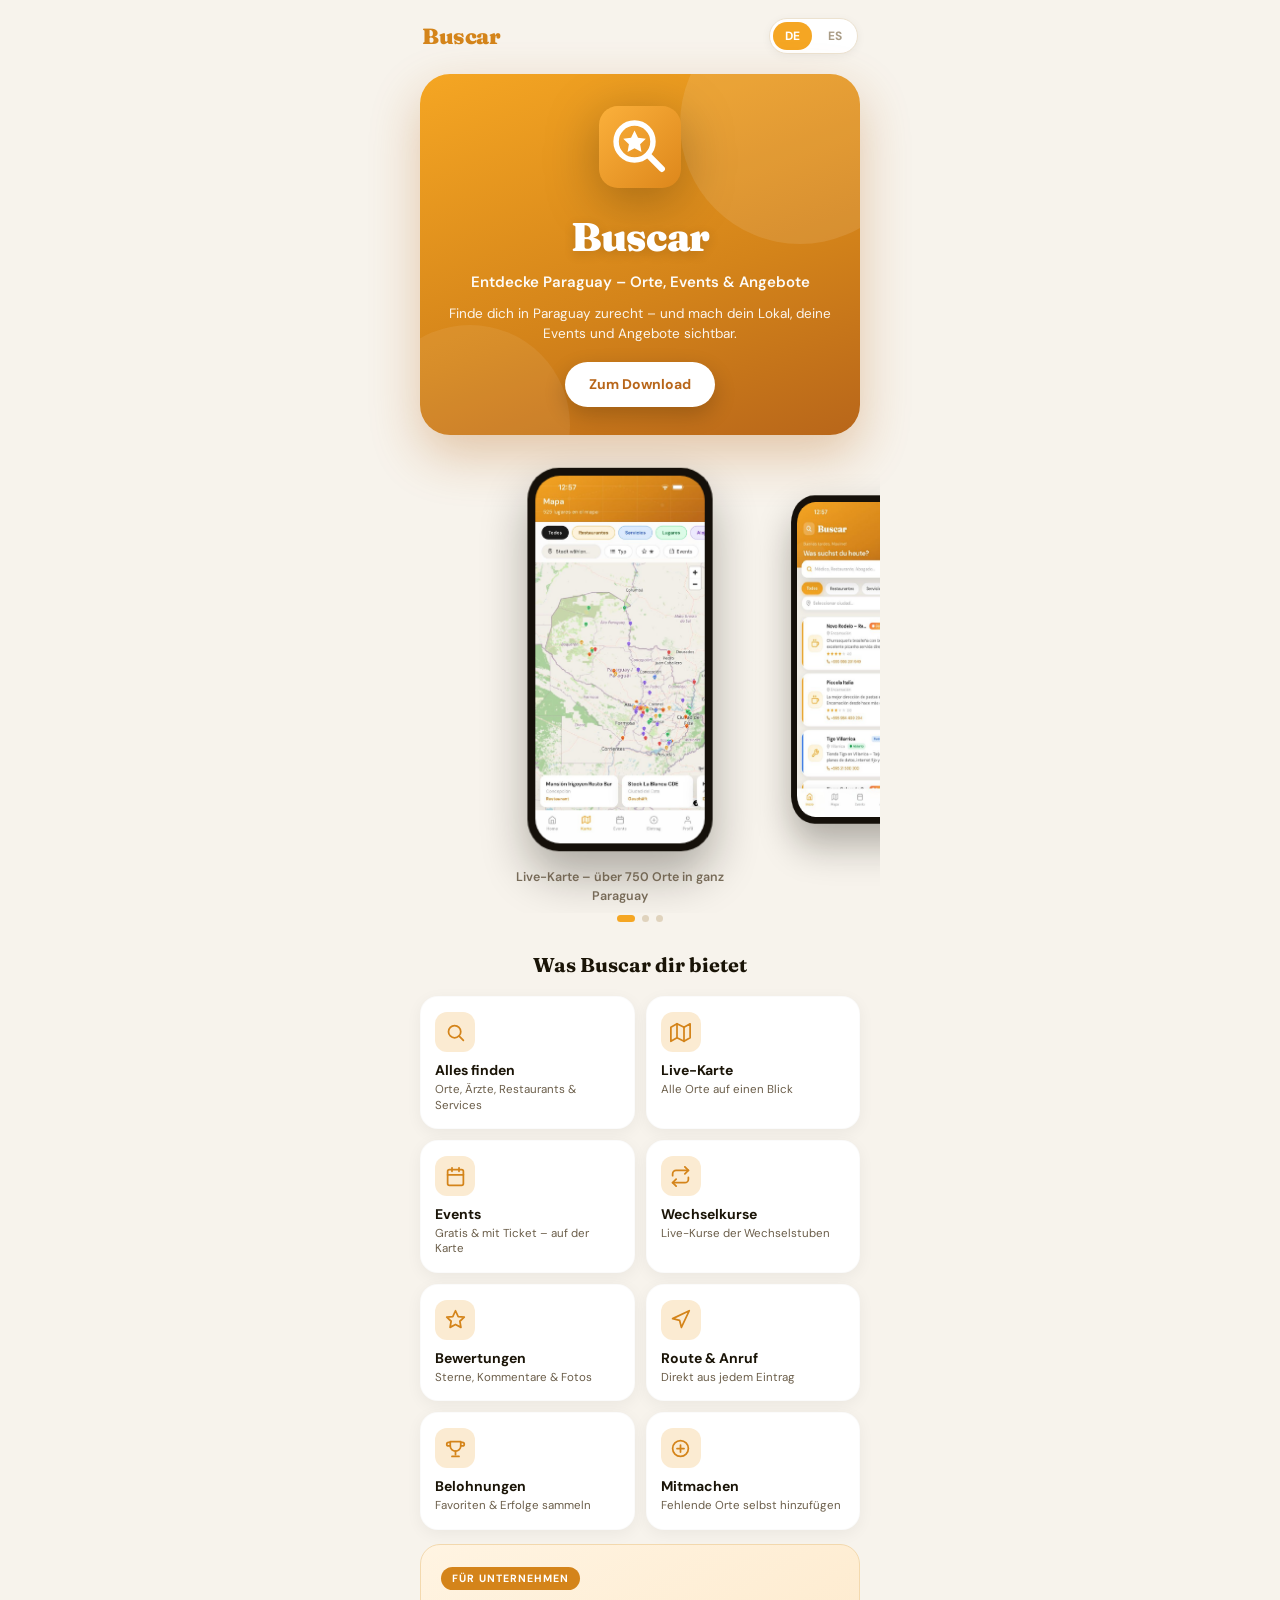
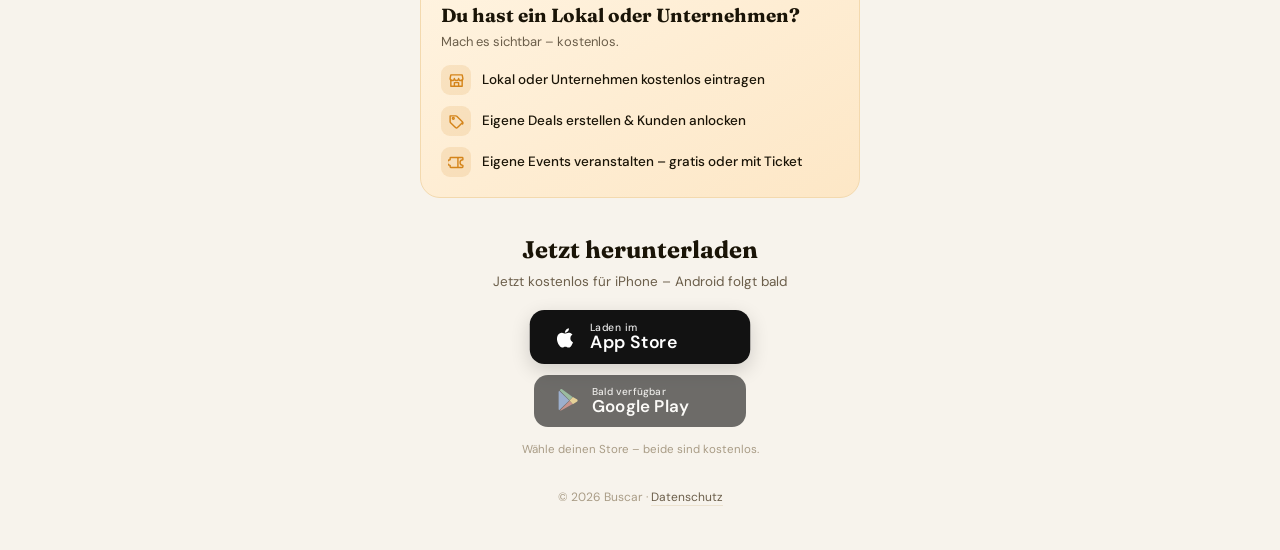
<file: landing/index.html>
<!DOCTYPE html>
<html lang="de">
<head>
<meta charset="UTF-8">
<meta name="viewport" content="width=device-width, initial-scale=1.0, viewport-fit=cover">
<title>Buscar – Paraguay entdecken</title>
<meta name="description" content="Buscar – Entdecke Paraguay: Live-Karte mit Orten, Ärzten, Restaurants, Events, Deals & Live-Wechselkursen. Für Nutzer und Unternehmen. Jetzt im App Store und bei Google Play.">
<meta name="theme-color" content="#F5A623">
<meta property="og:title" content="Buscar – Paraguay entdecken">
<meta property="og:description" content="Live-Karte, Orte, Events, Deals & Wechselkurse – für Nutzer und Unternehmen.">
<meta property="og:type" content="website">
<meta property="og:image" content="icon-512.png">
<link rel="icon" href="favicon.ico" sizes="any">
<link rel="icon" type="image/png" sizes="32x32" href="favicon-32.png">
<link rel="apple-touch-icon" href="apple-touch-icon.png">
<link rel="preconnect" href="https://fonts.googleapis.com">
<link rel="preconnect" href="https://fonts.gstatic.com" crossorigin>
<link href="https://fonts.googleapis.com/css2?family=Fraunces:wght@600;700;900&family=DM+Sans:wght@400;500;600;700&display=swap" rel="stylesheet">
<style>
  :root{
    --yellow:#F5A623; --yellow-dark:#D4841A; --yellow-deep:#B8661A;
    --bg:#F7F3EC; --card:#FFFFFF; --text-1:#1A1407; --text-2:#6B5E4A; --text-3:#A99C86; --line:#ECE2D0;
  }
  *,*::before,*::after{box-sizing:border-box;margin:0;padding:0}
  html{-webkit-text-size-adjust:100%;scroll-behavior:smooth}
  body{font-family:'DM Sans',-apple-system,sans-serif;background:var(--bg);color:var(--text-1);line-height:1.5;-webkit-font-smoothing:antialiased;overflow-x:hidden}
  .wrap{max-width:480px;margin:0 auto;padding:0 20px 44px;position:relative}

  .topbar{display:flex;align-items:center;justify-content:space-between;padding:18px 2px 8px}
  .brand-mini{font-family:'Fraunces',serif;font-weight:900;font-size:22px;color:var(--yellow-dark);letter-spacing:-0.5px}
  .lang{display:flex;gap:4px;background:#fff;border:1px solid var(--line);border-radius:999px;padding:3px;box-shadow:0 2px 10px rgba(0,0,0,.05)}
  .lang button{border:none;background:transparent;font-family:'DM Sans',sans-serif;font-weight:700;font-size:12px;color:var(--text-3);padding:6px 12px;border-radius:999px;cursor:pointer;transition:.15s}
  .lang button.active{background:var(--yellow);color:#fff}

  .hero{position:relative;margin-top:12px;border-radius:30px;padding:32px 26px 28px;text-align:center;color:#fff;overflow:hidden;
        background:linear-gradient(160deg,#F5A623 0%,#D4841A 58%,#B8661A 100%);box-shadow:0 20px 50px rgba(184,102,26,.32)}
  .hero::before{content:'';position:absolute;top:-70px;right:-60px;width:240px;height:240px;border-radius:50%;background:rgba(255,255,255,.10)}
  .hero::after{content:'';position:absolute;bottom:-90px;left:-50px;width:200px;height:200px;border-radius:50%;background:rgba(255,255,255,.07)}
  .app-icon{width:82px;height:82px;position:relative;z-index:1;filter:drop-shadow(0 12px 26px rgba(0,0,0,.28))}
  .app-name{font-family:'Fraunces',serif;font-weight:900;font-size:40px;letter-spacing:-1px;margin-top:12px;position:relative;z-index:1;text-shadow:0 3px 12px rgba(0,0,0,.14)}
  .tagline{font-size:15px;font-weight:600;opacity:.97;margin-top:4px;position:relative;z-index:1}
  .lead{font-size:13.5px;opacity:.92;margin-top:10px;position:relative;z-index:1}
  .hero-cta{display:inline-flex;align-items:center;gap:8px;margin-top:18px;background:#fff;color:var(--yellow-deep);font-weight:700;font-size:14px;padding:12px 24px;border-radius:999px;text-decoration:none;box-shadow:0 8px 22px rgba(0,0,0,.20);position:relative;z-index:1;transition:transform .15s}
  .hero-cta:active{transform:scale(.96)}
  .hero-cta svg{width:15px;height:15px;stroke:currentColor;stroke-width:2.5;fill:none;stroke-linecap:round;stroke-linejoin:round}

  /* Coverflow-Karussell */
  .carousel{display:flex;overflow-x:auto;scroll-snap-type:x mandatory;perspective:1100px;
            padding:22px calc(50% - 120px) 8px;scroll-padding-inline:calc(50% - 120px);margin:8px -20px 0;scrollbar-width:none;-ms-overflow-style:none}
  .carousel::-webkit-scrollbar{display:none}
  .cslide{flex:0 0 240px;scroll-snap-align:center;display:flex;flex-direction:column;align-items:center}
  .cphone{width:188px;background:#15100a;border-radius:32px;padding:8px;box-shadow:0 24px 48px rgba(20,16,7,.32);transition:transform .08s linear;will-change:transform}
  .cphone img{display:block;width:100%;border-radius:25px;aspect-ratio:945/2048;object-fit:cover}
  .ccap{margin-top:14px;font-size:12.5px;font-weight:600;color:var(--text-2);text-align:center;max-width:230px;transition:opacity .2s;min-height:34px}
  .cdots{display:flex;justify-content:center;gap:7px;margin-top:2px}
  .cdots i{width:7px;height:7px;border-radius:50%;background:#E0D3BD;transition:.2s}
  .cdots i.on{background:var(--yellow);width:18px;border-radius:4px}

  .sec-title{font-family:'Fraunces',serif;font-weight:700;font-size:20px;color:var(--text-1);text-align:center;margin:28px 0 16px}

  .grid{display:grid;grid-template-columns:1fr 1fr;gap:11px}
  .tile{background:var(--card);border-radius:18px;padding:15px 14px;box-shadow:0 4px 16px rgba(0,0,0,.05);border:1px solid rgba(0,0,0,.015)}
  .tile .ic{width:40px;height:40px;border-radius:12px;display:flex;align-items:center;justify-content:center;background:#FBEBD2;margin-bottom:10px}
  .tile .ic svg{width:21px;height:21px}
  .tile .t{font-size:14px;font-weight:700;color:var(--text-1);line-height:1.2}
  .tile .s{font-size:11.5px;color:var(--text-2);margin-top:3px;line-height:1.35}
  svg.i{fill:none;stroke:var(--yellow-dark);stroke-width:2;stroke-linecap:round;stroke-linejoin:round}

  .biz{margin-top:14px;border-radius:20px;padding:20px;background:linear-gradient(150deg,#FFF4E2,#FDE7C6);border:1px solid #F3D9AE}
  .biz-tag{display:inline-block;font-size:10.5px;font-weight:700;letter-spacing:1px;text-transform:uppercase;color:#fff;background:var(--yellow-dark);border-radius:999px;padding:4px 11px}
  .biz-head{font-family:'Fraunces',serif;font-weight:700;font-size:19px;color:var(--text-1);margin-top:11px}
  .biz-sub{font-size:13px;color:var(--text-2);margin-top:2px}
  .biz-points{margin-top:14px;display:flex;flex-direction:column;gap:11px}
  .biz-row{display:flex;align-items:center;gap:11px;font-size:13.5px;font-weight:500;color:var(--text-1)}
  .biz-row .ic{width:30px;height:30px;border-radius:9px;background:rgba(212,132,26,.14);display:flex;align-items:center;justify-content:center;flex-shrink:0}
  .biz-row .ic svg{width:17px;height:17px}

  .dl{margin-top:34px;text-align:center;scroll-margin-top:14px}
  .dl-title{font-family:'Fraunces',serif;font-weight:700;font-size:24px;color:var(--text-1)}
  .dl-sub{font-size:13.5px;color:var(--text-2);margin-top:4px}
  .badges{display:flex;flex-direction:column;align-items:center;gap:12px;margin-top:18px}
  .store-btn{display:inline-flex;align-items:center;gap:11px;background:#121212;border-radius:14px;padding:11px 22px;min-width:212px;text-decoration:none;transition:transform .15s, filter .15s;box-shadow:0 6px 18px rgba(0,0,0,.16)}
  .store-btn:active{transform:scale(.97)}
  .store-btn .logo{width:25px;height:25px;flex-shrink:0}
  .store-btn .txt{display:flex;flex-direction:column;line-height:1.12;text-align:left;color:#fff}
  .store-btn .txt small{font-size:10px;font-weight:500;opacity:.9;letter-spacing:.2px}
  .store-btn .txt b{font-size:17px;font-weight:600;letter-spacing:.2px}
  .store-btn.dim{filter:opacity(.68)}
  .store-btn.primary{transform:scale(1.04)}
  .store-btn.soon{filter:grayscale(.5);opacity:.6;pointer-events:none;cursor:default;box-shadow:none}
  .badge-note{font-size:11.5px;color:var(--text-3);margin-top:14px}

  footer{text-align:center;margin-top:30px;font-size:12px;color:var(--text-3)}
  footer a{color:var(--text-2);text-decoration:none;border-bottom:1px solid var(--line)}
</style>
</head>
<body>
<div class="wrap">

  <div class="topbar">
    <div class="brand-mini">Buscar</div>
    <div class="lang" role="group" aria-label="Sprache / Idioma">
      <button id="btn-de" class="active" onclick="setLang('de')">DE</button>
      <button id="btn-es" onclick="setLang('es')">ES</button>
    </div>
  </div>

  <section class="hero">
    <svg class="app-icon" viewBox="0 0 120 120" xmlns="http://www.w3.org/2000/svg" aria-label="Buscar">
      <defs><linearGradient id="ig" x1="0" y1="0" x2="1" y2="1">
        <stop offset="0" stop-color="#FBB03B"/><stop offset="1" stop-color="#DD871B"/></linearGradient></defs>
      <rect width="120" height="120" rx="28" fill="url(#ig)"/>
      <circle cx="52" cy="52" r="27" fill="none" stroke="#fff" stroke-width="8"/>
      <line x1="72" y1="72" x2="92" y2="92" stroke="#fff" stroke-width="9" stroke-linecap="round"/>
      <path d="M52 36 l5.1 10.3 11.4 1.6 -8.3 8 2 11.3 -10.2-5.4 -10.2 5.4 2-11.3 -8.3-8 11.4-1.6z" fill="#fff"/>
    </svg>
    <div class="app-name">Buscar</div>
    <div class="tagline" data-i18n="tagline">Entdecke Paraguay – Orte, Events &amp; Angebote</div>
    <div class="lead" data-i18n="lead">Finde dich in Paraguay zurecht – und mach dein Lokal, deine Events und Angebote sichtbar.</div>
    <a class="hero-cta" href="#dl" data-i18n="cta">Zum Download <svg viewBox="0 0 24 24"><polyline points="6 9 12 15 18 9"/></svg></a>
  </section>

  <div class="carousel" id="carousel">
    <div class="cslide"><div class="cphone"><img src="map.jpg" alt="Live-Karte" loading="lazy"></div><div class="ccap" data-cap="0"></div></div>
    <div class="cslide"><div class="cphone"><img src="home.jpg" alt="Suchen" loading="lazy"></div><div class="ccap" data-cap="1"></div></div>
    <div class="cslide"><div class="cphone"><img src="events.jpg" alt="Events" loading="lazy"></div><div class="ccap" data-cap="2"></div></div>
  </div>
  <div class="cdots" id="cdots"><i class="on"></i><i></i><i></i></div>

  <div class="sec-title" data-i18n="sec_title">Was Buscar dir bietet</div>
  <div class="grid" id="grid-users"></div>

  <div class="biz">
    <span class="biz-tag" data-i18n="biz_tag">Für Unternehmen</span>
    <div class="biz-head" data-i18n="biz_head">Du hast ein Lokal oder Unternehmen?</div>
    <div class="biz-sub" data-i18n="biz_sub">Mach es sichtbar – kostenlos.</div>
    <div class="biz-points" id="biz-points"></div>
  </div>

  <section class="dl" id="dl">
    <div class="dl-title" data-i18n="dl_title">Jetzt herunterladen</div>
    <div class="dl-sub" data-i18n="dl_sub">Kostenlos für iPhone und Android</div>
    <div class="badges">
      <a class="store-btn" id="appstore" href="https://apps.apple.com/app/id6770427542" aria-label="App Store">
        <svg class="logo" viewBox="0 0 24 24" aria-hidden="true"><path fill="#fff" d="M16.36 12.78c-.02-2.3 1.88-3.4 1.96-3.46-1.07-1.56-2.73-1.78-3.32-1.8-1.41-.14-2.76.83-3.48.83-.72 0-1.82-.81-3-.79-1.54.02-2.96.9-3.75 2.28-1.6 2.78-.41 6.89 1.15 9.15.76 1.1 1.67 2.34 2.86 2.3 1.15-.05 1.58-.74 2.97-.74 1.39 0 1.78.74 3 .72 1.24-.02 2.02-1.12 2.78-2.23.88-1.28 1.24-2.52 1.26-2.58-.03-.01-2.41-.93-2.43-3.68z M14.08 6.27c.64-.78 1.07-1.85.95-2.93-.92.04-2.03.61-2.69 1.38-.59.69-1.11 1.79-.97 2.85 1.02.08 2.07-.52 2.71-1.3z"/></svg>
        <span class="txt"><small data-i18n="as_small">Laden im</small><b>App Store</b></span>
      </a>
      <a class="store-btn soon" id="gplay" aria-label="Google Play – bald verfügbar">
        <svg class="logo" viewBox="0 0 24 24" aria-hidden="true">
          <path fill="#34A853" d="M3.7 2.3 13 11.7l3-3L5.8 1.2C5.1.8 4.3.9 3.7 2.3z"/>
          <path fill="#FBBC04" d="m16.2 8.7 3.8 2.2c1 .6 1 1.8 0 2.4l-3.9 2.2L13 12z"/>
          <path fill="#EA4335" d="M3.7 21.7 13 12.3l3 3-10.2 5.9c-.7.4-1.4.4-2.1.5z"/>
          <path fill="#4285F4" d="M3 2.6c-.4.4-.5 1-.5 1.7v15.4c0 .7.1 1.3.5 1.7L12.7 12 3 2.6z"/>
        </svg>
        <span class="txt"><small data-i18n="gp_small">Jetzt bei</small><b>Google Play</b></span>
      </a>
    </div>
    <div class="badge-note" data-i18n="note">Wähle deinen Store – beide sind kostenlos.</div>
  </section>

  <footer>
    <div>© 2026 Buscar · <a href="https://escapedeutschland.github.io/buscar-app/privacy.html" data-i18n="privacy">Datenschutz</a></div>
  </footer>

</div>

<script>
  var IC={
    search:'<svg class="i" viewBox="0 0 24 24"><circle cx="11" cy="11" r="7"/><line x1="16.5" y1="16.5" x2="21" y2="21"/></svg>',
    map:'<svg class="i" viewBox="0 0 24 24"><polygon points="1 6 1 22 8 18 16 22 23 18 23 2 16 6 8 2 1 6"/><line x1="8" y1="2" x2="8" y2="18"/><line x1="16" y1="6" x2="16" y2="22"/></svg>',
    calendar:'<svg class="i" viewBox="0 0 24 24"><rect x="3" y="4" width="18" height="18" rx="2"/><line x1="16" y1="2" x2="16" y2="6"/><line x1="8" y1="2" x2="8" y2="6"/><line x1="3" y1="10" x2="21" y2="10"/></svg>',
    exchange:'<svg class="i" viewBox="0 0 24 24"><polyline points="17 1 21 5 17 9"/><path d="M3 11V9a4 4 0 0 1 4-4h14"/><polyline points="7 23 3 19 7 15"/><path d="M21 13v2a4 4 0 0 1-4 4H3"/></svg>',
    star:'<svg class="i" viewBox="0 0 24 24"><polygon points="12 2 15.1 8.6 22 9.3 17 14 18.2 21 12 17.6 5.8 21 7 14 2 9.3 8.9 8.6 12 2"/></svg>',
    nav:'<svg class="i" viewBox="0 0 24 24"><polygon points="3 11 22 2 13 21 11 13 3 11"/></svg>',
    trophy:'<svg class="i" viewBox="0 0 24 24"><path d="M6 9a6 6 0 0 0 12 0V4H6z"/><path d="M6 5H4a2 2 0 0 0 0 4h2"/><path d="M18 5h2a2 2 0 0 1 0 4h-2"/><line x1="12" y1="15" x2="12" y2="19"/><line x1="8" y1="21" x2="16" y2="21"/></svg>',
    plus:'<svg class="i" viewBox="0 0 24 24"><circle cx="12" cy="12" r="9"/><line x1="12" y1="8" x2="12" y2="16"/><line x1="8" y1="12" x2="16" y2="12"/></svg>',
    store:'<svg class="i" viewBox="0 0 24 24"><path d="M4 4h16l1 5a3 3 0 0 1-6 0 3 3 0 0 1-6 0 3 3 0 0 1-6 0z"/><path d="M4 11v9h16v-9"/><path d="M9 20v-5h6v5"/></svg>',
    tag:'<svg class="i" viewBox="0 0 24 24"><path d="M20.6 13.4l-7.2 7.2a2 2 0 0 1-2.8 0l-7-7A2 2 0 0 1 3 12V4h8a2 2 0 0 1 1.4.6l8.2 8.2a1.9 1.9 0 0 1 0 2.6z"/><circle cx="7.5" cy="7.5" r="1.3"/></svg>',
    ticket:'<svg class="i" viewBox="0 0 24 24"><path d="M3 8a2 2 0 0 0 0 8v2a1 1 0 0 0 1 1h16a1 1 0 0 0 1-1v-2a2 2 0 0 1 0-8V6a1 1 0 0 0-1-1H4a1 1 0 0 0-1 1z"/><line x1="14" y1="6" x2="14" y2="18"/></svg>'
  };

  var GRID={
    de:[
      ['search','Alles finden','Orte, Ärzte, Restaurants & Services'],
      ['map','Live-Karte','Alle Orte auf einen Blick'],
      ['calendar','Events','Gratis & mit Ticket – auf der Karte'],
      ['exchange','Wechselkurse','Live-Kurse der Wechselstuben'],
      ['star','Bewertungen','Sterne, Kommentare & Fotos'],
      ['nav','Route & Anruf','Direkt aus jedem Eintrag'],
      ['trophy','Belohnungen','Favoriten & Erfolge sammeln'],
      ['plus','Mitmachen','Fehlende Orte selbst hinzufügen']
    ],
    es:[
      ['search','Encuentra todo','Lugares, médicos, restaurantes y servicios'],
      ['map','Mapa en vivo','Todos los lugares de un vistazo'],
      ['calendar','Eventos','Gratis y con entrada – en el mapa'],
      ['exchange','Tipo de cambio','En vivo, de las casas de cambio'],
      ['star','Reseñas','Estrellas, comentarios y fotos'],
      ['nav','Ruta y llamada','Directo desde cada lugar'],
      ['trophy','Recompensas','Guarda favoritos y gana logros'],
      ['plus','Participa','Agrega lugares que falten']
    ]
  };
  var BIZ={
    de:[['store','Lokal oder Unternehmen kostenlos eintragen'],
        ['tag','Eigene Deals erstellen & Kunden anlocken'],
        ['ticket','Eigene Events veranstalten – gratis oder mit Ticket']],
    es:[['store','Registra tu local o negocio gratis'],
        ['tag','Crea ofertas y atrae clientes'],
        ['ticket','Organiza tus eventos – gratis o con entrada']]
  };
  var CAP={
    de:['Live-Karte – über 750 Orte in ganz Paraguay','Suchen & finden – Orte, Ärzte, Restaurants','Events entdecken – gratis & mit Ticket'],
    es:['Mapa en vivo – más de 750 lugares en Paraguay','Buscar y encontrar – lugares, médicos, etc.','Descubrir eventos – gratis y con entrada']
  };
  var I18N={
    de:{tagline:'Entdecke Paraguay – Orte, Events & Angebote',
        lead:'Finde dich in Paraguay zurecht – und mach dein Lokal, deine Events und Angebote sichtbar.',
        cta:'Zum Download', sec_title:'Was Buscar dir bietet', biz_tag:'Für Unternehmen',
        biz_head:'Du hast ein Lokal oder Unternehmen?', biz_sub:'Mach es sichtbar – kostenlos.',
        dl_title:'Jetzt herunterladen', dl_sub:'Jetzt kostenlos für iPhone – Android folgt bald',
        as_small:'Laden im', gp_small:'Bald verfügbar',
        note:'Wähle deinen Store – beide sind kostenlos.', privacy:'Datenschutz'},
    es:{tagline:'Descubre Paraguay – lugares, eventos y ofertas',
        lead:'Encuentra todo en Paraguay – y haz visible tu local, tus eventos y ofertas.',
        cta:'Descargar', sec_title:'Lo que Buscar te ofrece', biz_tag:'Para empresas',
        biz_head:'¿Tienes un local o negocio?', biz_sub:'Hazlo visible – gratis.',
        dl_title:'Descárgala ahora', dl_sub:'Gratis para iPhone – Android muy pronto',
        as_small:'Descárgalo en', gp_small:'Próximamente',
        note:'Elige tu tienda – ambas son gratis.', privacy:'Privacidad'}
  };

  function renderGrid(l){
    document.getElementById('grid-users').innerHTML = GRID[l].map(function(r){
      return '<div class="tile"><div class="ic">'+IC[r[0]]+'</div><div class="t">'+r[1]+'</div><div class="s">'+r[2]+'</div></div>';
    }).join('');
    document.getElementById('biz-points').innerHTML = BIZ[l].map(function(r){
      return '<div class="biz-row"><span class="ic">'+IC[r[0]]+'</span><span>'+r[1]+'</span></div>';
    }).join('');
    document.querySelectorAll('.ccap').forEach(function(el){ el.textContent = CAP[l][+el.getAttribute('data-cap')]; });
  }
  function setLang(l){
    document.documentElement.lang=l;
    var d=I18N[l];
    document.querySelectorAll('[data-i18n]').forEach(function(el){var k=el.getAttribute('data-i18n'); if(d[k]) el.textContent=d[k];});
    renderGrid(l);
    document.getElementById('btn-de').classList.toggle('active', l==='de');
    document.getElementById('btn-es').classList.toggle('active', l==='es');
  }
  setLang((navigator.language||'de').toLowerCase().indexOf('es')===0?'es':'de');

  /* Coverflow-Effekt + Punkte */
  (function(){
    var car=document.getElementById('carousel');
    var slides=[].slice.call(car.children);
    var dots=[].slice.call(document.getElementById('cdots').children);
    function update(){
      var c=car.getBoundingClientRect(), cx=c.left+c.width/2, best=0, bestD=1e9;
      slides.forEach(function(s,i){
        var r=s.getBoundingClientRect(), sx=r.left+r.width/2, d=(sx-cx)/c.width;
        var rot=Math.max(-55,Math.min(55,-d*65)), sc=Math.max(.8,1-Math.abs(d)*.34);
        var ph=s.querySelector('.cphone'); ph.style.transform='rotateY('+rot+'deg) scale('+sc+')';
        s.querySelector('.ccap').style.opacity=String(Math.max(0,1-Math.abs(d)*2.2));
        if(Math.abs(d)<bestD){bestD=Math.abs(d);best=i;}
      });
      dots.forEach(function(dot,i){dot.className=i===best?'on':'';});
    }
    function center(i,smooth){var s=slides[i];var left=s.offsetLeft-(car.clientWidth-s.clientWidth)/2;car.scrollTo({left:left,behavior:smooth?'smooth':'auto'});}
    dots.forEach(function(dot,i){dot.style.cursor='pointer';dot.addEventListener('click',function(){center(i,true);});});
    car.addEventListener('scroll',function(){requestAnimationFrame(update);},{passive:true});
    window.addEventListener('resize',function(){center(0,false);update();});
    function init(){center(0,false);update();}
    window.addEventListener('load',init);
    setTimeout(init,60); setTimeout(update,400);
  })();

  /* Nur App Store ist live; Google Play ist "Bald verfügbar" (Klasse soon) */
  document.getElementById('appstore').classList.add('primary');
</script>
</body>
</html>
</file>
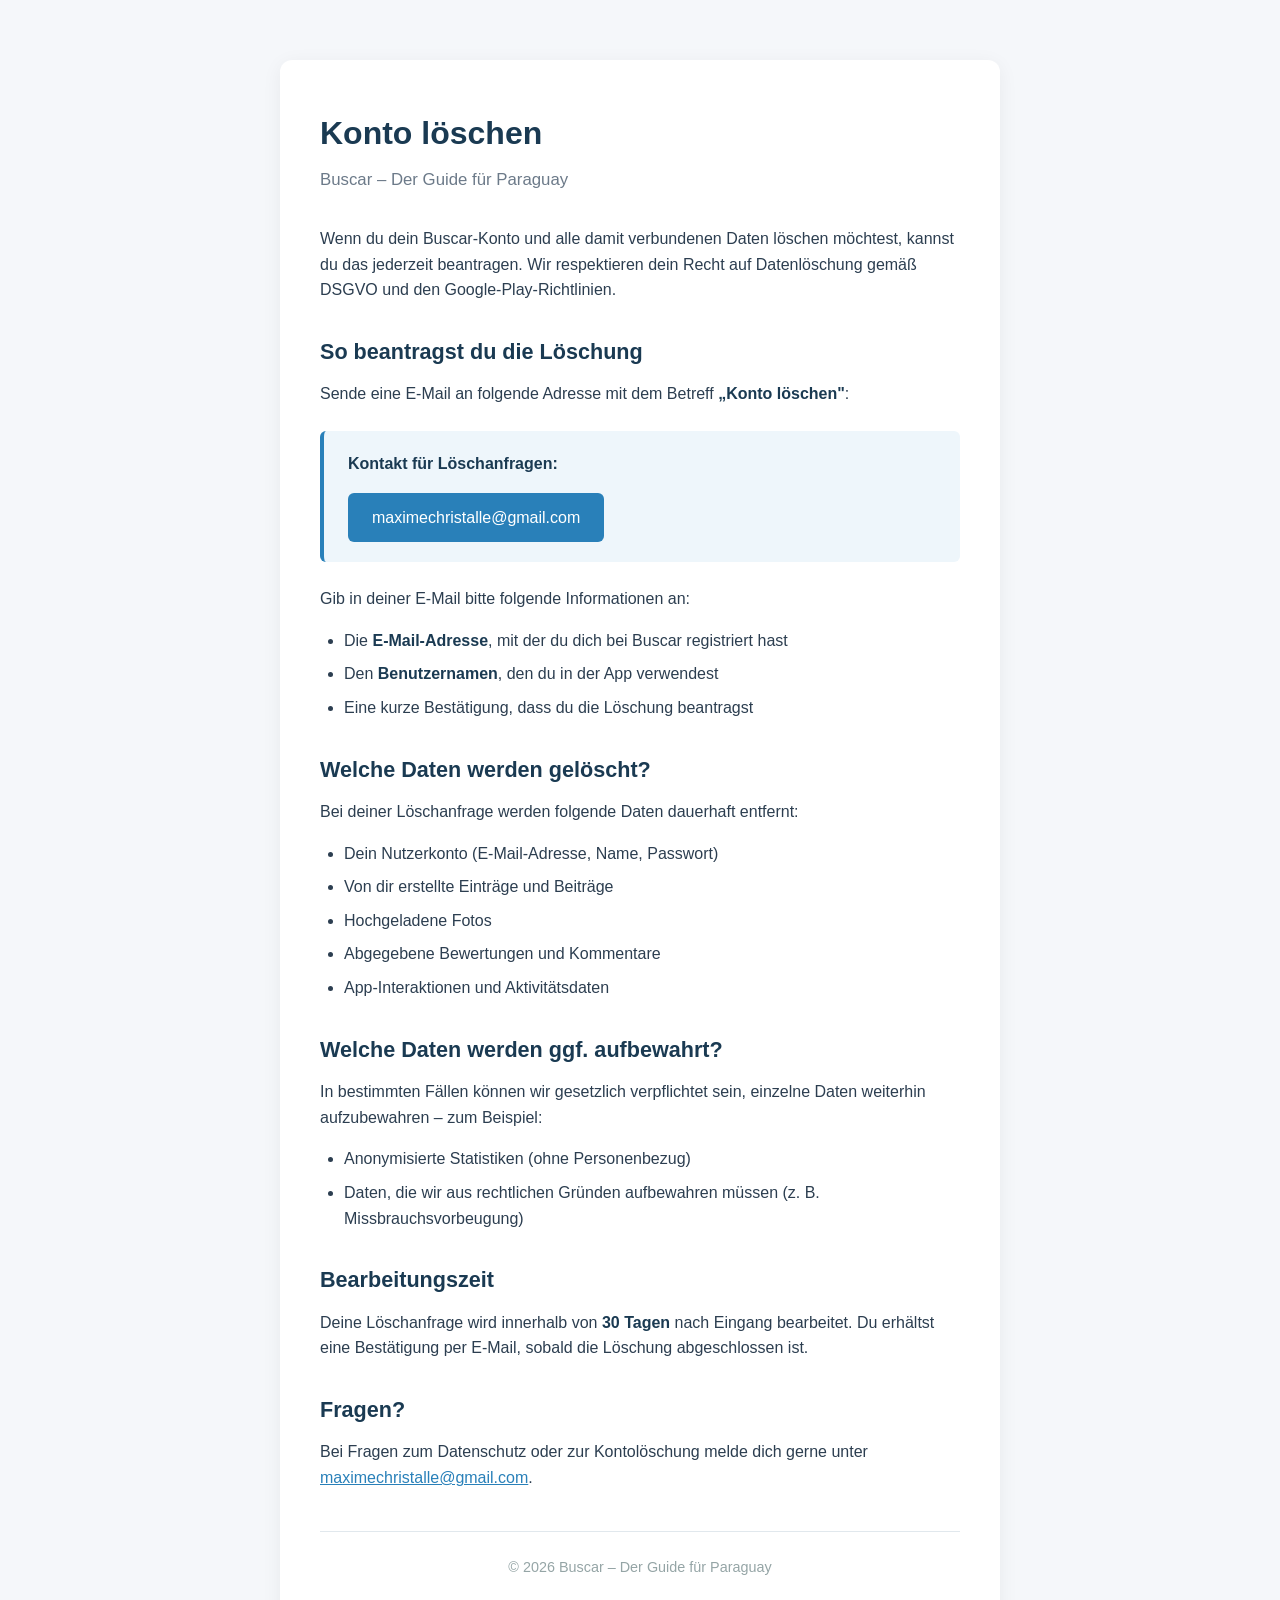
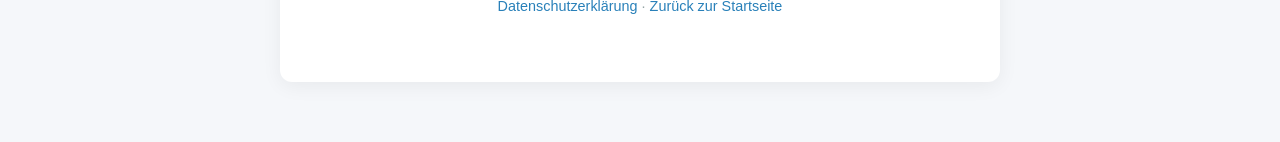
<file: account-deletion.html>
<!DOCTYPE html>
<html lang="de">
<head>
    <meta charset="UTF-8">
    <meta name="viewport" content="width=device-width, initial-scale=1.0">
    <title>Konto löschen – Buscar</title>
    <style>
        * {
            margin: 0;
            padding: 0;
            box-sizing: border-box;
        }
        body {
            font-family: -apple-system, BlinkMacSystemFont, "Segoe UI", Roboto, Helvetica, Arial, sans-serif;
            line-height: 1.6;
            color: #2c3e50;
            background-color: #f5f7fa;
            padding: 20px;
        }
        .container {
            max-width: 720px;
            margin: 40px auto;
            background: #ffffff;
            border-radius: 12px;
            padding: 48px 40px;
            box-shadow: 0 4px 20px rgba(0, 0, 0, 0.06);
        }
        h1 {
            font-size: 2rem;
            margin-bottom: 8px;
            color: #1a3a52;
        }
        .subtitle {
            color: #6c7a89;
            margin-bottom: 32px;
            font-size: 1.05rem;
        }
        h2 {
            font-size: 1.35rem;
            margin-top: 32px;
            margin-bottom: 12px;
            color: #1a3a52;
        }
        p {
            margin-bottom: 16px;
        }
        ul, ol {
            margin-bottom: 16px;
            padding-left: 24px;
        }
        li {
            margin-bottom: 8px;
        }
        .highlight-box {
            background-color: #eef6fb;
            border-left: 4px solid #2980b9;
            padding: 20px 24px;
            border-radius: 6px;
            margin: 24px 0;
        }
        .email-link {
            display: inline-block;
            background-color: #2980b9;
            color: white;
            padding: 12px 24px;
            border-radius: 6px;
            text-decoration: none;
            font-weight: 500;
            margin-top: 8px;
            transition: background-color 0.2s;
        }
        .email-link:hover {
            background-color: #1f6391;
        }
        .footer {
            margin-top: 40px;
            padding-top: 24px;
            border-top: 1px solid #e1e8ed;
            color: #95a5a6;
            font-size: 0.9rem;
            text-align: center;
        }
        .footer a {
            color: #2980b9;
            text-decoration: none;
        }
        strong {
            color: #1a3a52;
        }
    </style>
</head>
<body>
    <div class="container">
        <h1>Konto löschen</h1>
        <p class="subtitle">Buscar – Der Guide für Paraguay</p>

        <p>Wenn du dein Buscar-Konto und alle damit verbundenen Daten löschen möchtest, kannst du das jederzeit beantragen. Wir respektieren dein Recht auf Datenlöschung gemäß DSGVO und den Google-Play-Richtlinien.</p>

        <h2>So beantragst du die Löschung</h2>

        <p>Sende eine E-Mail an folgende Adresse mit dem Betreff <strong>„Konto löschen"</strong>:</p>

        <div class="highlight-box">
            <p style="margin-bottom: 8px;"><strong>Kontakt für Löschanfragen:</strong></p>
            <a href="mailto:maximechristalle@gmail.com?subject=Konto%20l%C3%B6schen%20-%20Buscar" class="email-link">maximechristalle@gmail.com</a>
        </div>

        <p>Gib in deiner E-Mail bitte folgende Informationen an:</p>
        <ul>
            <li>Die <strong>E-Mail-Adresse</strong>, mit der du dich bei Buscar registriert hast</li>
            <li>Den <strong>Benutzernamen</strong>, den du in der App verwendest</li>
            <li>Eine kurze Bestätigung, dass du die Löschung beantragst</li>
        </ul>

        <h2>Welche Daten werden gelöscht?</h2>

        <p>Bei deiner Löschanfrage werden folgende Daten dauerhaft entfernt:</p>
        <ul>
            <li>Dein Nutzerkonto (E-Mail-Adresse, Name, Passwort)</li>
            <li>Von dir erstellte Einträge und Beiträge</li>
            <li>Hochgeladene Fotos</li>
            <li>Abgegebene Bewertungen und Kommentare</li>
            <li>App-Interaktionen und Aktivitätsdaten</li>
        </ul>

        <h2>Welche Daten werden ggf. aufbewahrt?</h2>

        <p>In bestimmten Fällen können wir gesetzlich verpflichtet sein, einzelne Daten weiterhin aufzubewahren – zum Beispiel:</p>
        <ul>
            <li>Anonymisierte Statistiken (ohne Personenbezug)</li>
            <li>Daten, die wir aus rechtlichen Gründen aufbewahren müssen (z. B. Missbrauchsvorbeugung)</li>
        </ul>

        <h2>Bearbeitungszeit</h2>

        <p>Deine Löschanfrage wird innerhalb von <strong>30 Tagen</strong> nach Eingang bearbeitet. Du erhältst eine Bestätigung per E-Mail, sobald die Löschung abgeschlossen ist.</p>

        <h2>Fragen?</h2>

        <p>Bei Fragen zum Datenschutz oder zur Kontolöschung melde dich gerne unter <a href="mailto:maximechristalle@gmail.com" style="color: #2980b9;">maximechristalle@gmail.com</a>.</p>

        <div class="footer">
            <p>© 2026 Buscar – Der Guide für Paraguay</p>
            <p style="margin-top: 8px;">
                <a href="privacy.html">Datenschutzerklärung</a> · 
                <a href="index.html">Zurück zur Startseite</a>
            </p>
        </div>
    </div>
</body>
</html>
</file>
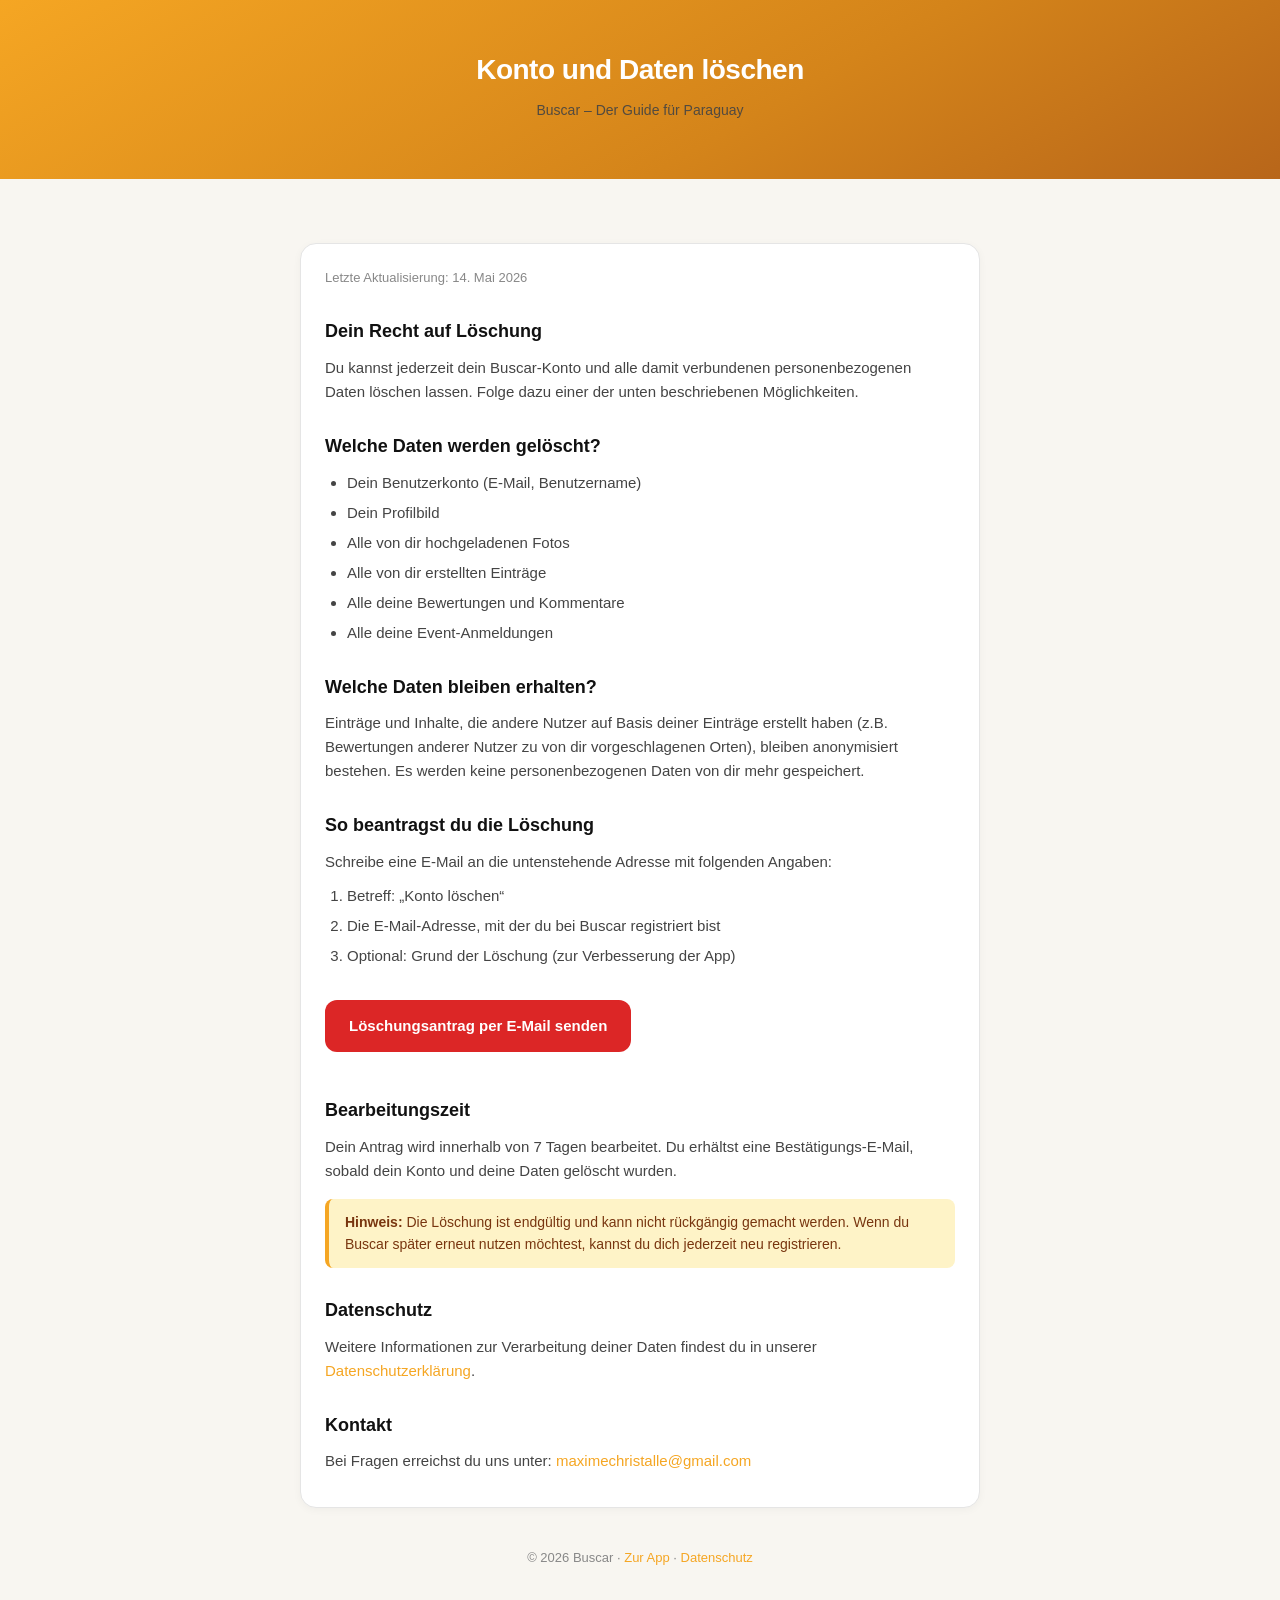
<file: delete-account.html>
<!DOCTYPE html>
<html lang="de">
<head>
  <meta charset="UTF-8">
  <meta name="viewport" content="width=device-width, initial-scale=1.0">
  <meta name="robots" content="index,follow">
  <title>Konto löschen – Buscar</title>
  <style>
    :root {
      --yellow: #F5A623;
      --text-1: #111;
      --text-2: #444;
      --text-3: #888;
      --bg: #F8F6F1;
      --card: #FFF;
      --border: #E5E5E5;
      --red: #DC2626;
    }
    * { box-sizing: border-box; margin: 0; padding: 0; }
    html, body { font-family: -apple-system, BlinkMacSystemFont, 'Segoe UI', Roboto, sans-serif; background: var(--bg); color: var(--text-1); line-height: 1.6; }
    .wrap { max-width: 720px; margin: 0 auto; padding: 32px 20px 64px; }
    .header { background: linear-gradient(150deg, #F5A623 0%, #D4841A 60%, #B8661A 100%); padding: 48px 20px; text-align: center; color: white; margin-bottom: 32px; }
    .header h1 { font-size: 28px; font-weight: 800; letter-spacing: -0.5px; }
    .header p { font-size: 14px; opacity: 0.9; margin-top: 6px; }
    h2 { font-size: 18px; font-weight: 700; color: var(--text-1); margin: 28px 0 10px; }
    p { color: var(--text-2); font-size: 15px; margin-bottom: 10px; }
    ul, ol { margin: 8px 0 16px 22px; color: var(--text-2); font-size: 15px; }
    li { margin-bottom: 6px; }
    a { color: var(--yellow); text-decoration: none; }
    a:hover { text-decoration: underline; }
    .card { background: var(--card); border: 1px solid var(--border); border-radius: 16px; padding: 24px; margin-bottom: 16px; box-shadow: 0 2px 8px rgba(0,0,0,0.04); }
    .meta { color: var(--text-3); font-size: 13px; }
    .cta { display: inline-block; background: var(--red); color: white; padding: 14px 24px; border-radius: 12px; font-weight: 600; font-size: 15px; margin: 16px 0; text-decoration: none; }
    .cta:hover { background: #B91C1C; text-decoration: none; color: white; }
    .note { background: #FEF3C7; border-left: 4px solid var(--yellow); padding: 12px 16px; border-radius: 8px; margin: 16px 0; font-size: 14px; color: #78350F; }
    footer { text-align: center; color: var(--text-3); font-size: 13px; margin-top: 40px; }
  </style>
</head>
<body>
  <div class="header">
    <h1>Konto und Daten löschen</h1>
    <p>Buscar – Der Guide für Paraguay</p>
  </div>
  <div class="wrap">
    <div class="card">
      <p class="meta">Letzte Aktualisierung: 14. Mai 2026</p>

      <h2>Dein Recht auf Löschung</h2>
      <p>Du kannst jederzeit dein Buscar-Konto und alle damit verbundenen personenbezogenen Daten löschen lassen. Folge dazu einer der unten beschriebenen Möglichkeiten.</p>

      <h2>Welche Daten werden gelöscht?</h2>
      <ul>
        <li>Dein Benutzerkonto (E-Mail, Benutzername)</li>
        <li>Dein Profilbild</li>
        <li>Alle von dir hochgeladenen Fotos</li>
        <li>Alle von dir erstellten Einträge</li>
        <li>Alle deine Bewertungen und Kommentare</li>
        <li>Alle deine Event-Anmeldungen</li>
      </ul>

      <h2>Welche Daten bleiben erhalten?</h2>
      <p>Einträge und Inhalte, die andere Nutzer auf Basis deiner Einträge erstellt haben (z.B. Bewertungen anderer Nutzer zu von dir vorgeschlagenen Orten), bleiben anonymisiert bestehen. Es werden keine personenbezogenen Daten von dir mehr gespeichert.</p>

      <h2>So beantragst du die Löschung</h2>
      <p>Schreibe eine E-Mail an die untenstehende Adresse mit folgenden Angaben:</p>
      <ol>
        <li>Betreff: „Konto löschen“</li>
        <li>Die E-Mail-Adresse, mit der du bei Buscar registriert bist</li>
        <li>Optional: Grund der Löschung (zur Verbesserung der App)</li>
      </ol>

      <p><a href="mailto:maximechristalle@gmail.com?subject=Konto%20l%C3%B6schen&body=Hallo%2C%0A%0Aich%20m%C3%B6chte%20mein%20Buscar-Konto%20und%20alle%20zugeh%C3%B6rigen%20Daten%20l%C3%B6schen%20lassen.%0A%0ARegistrierte%20E-Mail-Adresse%3A%20%0A%0AVielen%20Dank!" class="cta">Löschungsantrag per E-Mail senden</a></p>

      <h2>Bearbeitungszeit</h2>
      <p>Dein Antrag wird innerhalb von 7 Tagen bearbeitet. Du erhältst eine Bestätigungs-E-Mail, sobald dein Konto und deine Daten gelöscht wurden.</p>

      <div class="note">
        <strong>Hinweis:</strong> Die Löschung ist endgültig und kann nicht rückgängig gemacht werden. Wenn du Buscar später erneut nutzen möchtest, kannst du dich jederzeit neu registrieren.
      </div>

      <h2>Datenschutz</h2>
      <p>Weitere Informationen zur Verarbeitung deiner Daten findest du in unserer <a href="./privacy.html">Datenschutzerklärung</a>.</p>

      <h2>Kontakt</h2>
      <p>Bei Fragen erreichst du uns unter: <a href="mailto:maximechristalle@gmail.com">maximechristalle@gmail.com</a></p>
    </div>
    <footer>© 2026 Buscar · <a href="./">Zur App</a> · <a href="./privacy.html">Datenschutz</a></footer>
  </div>
</body>
</html>
</file>
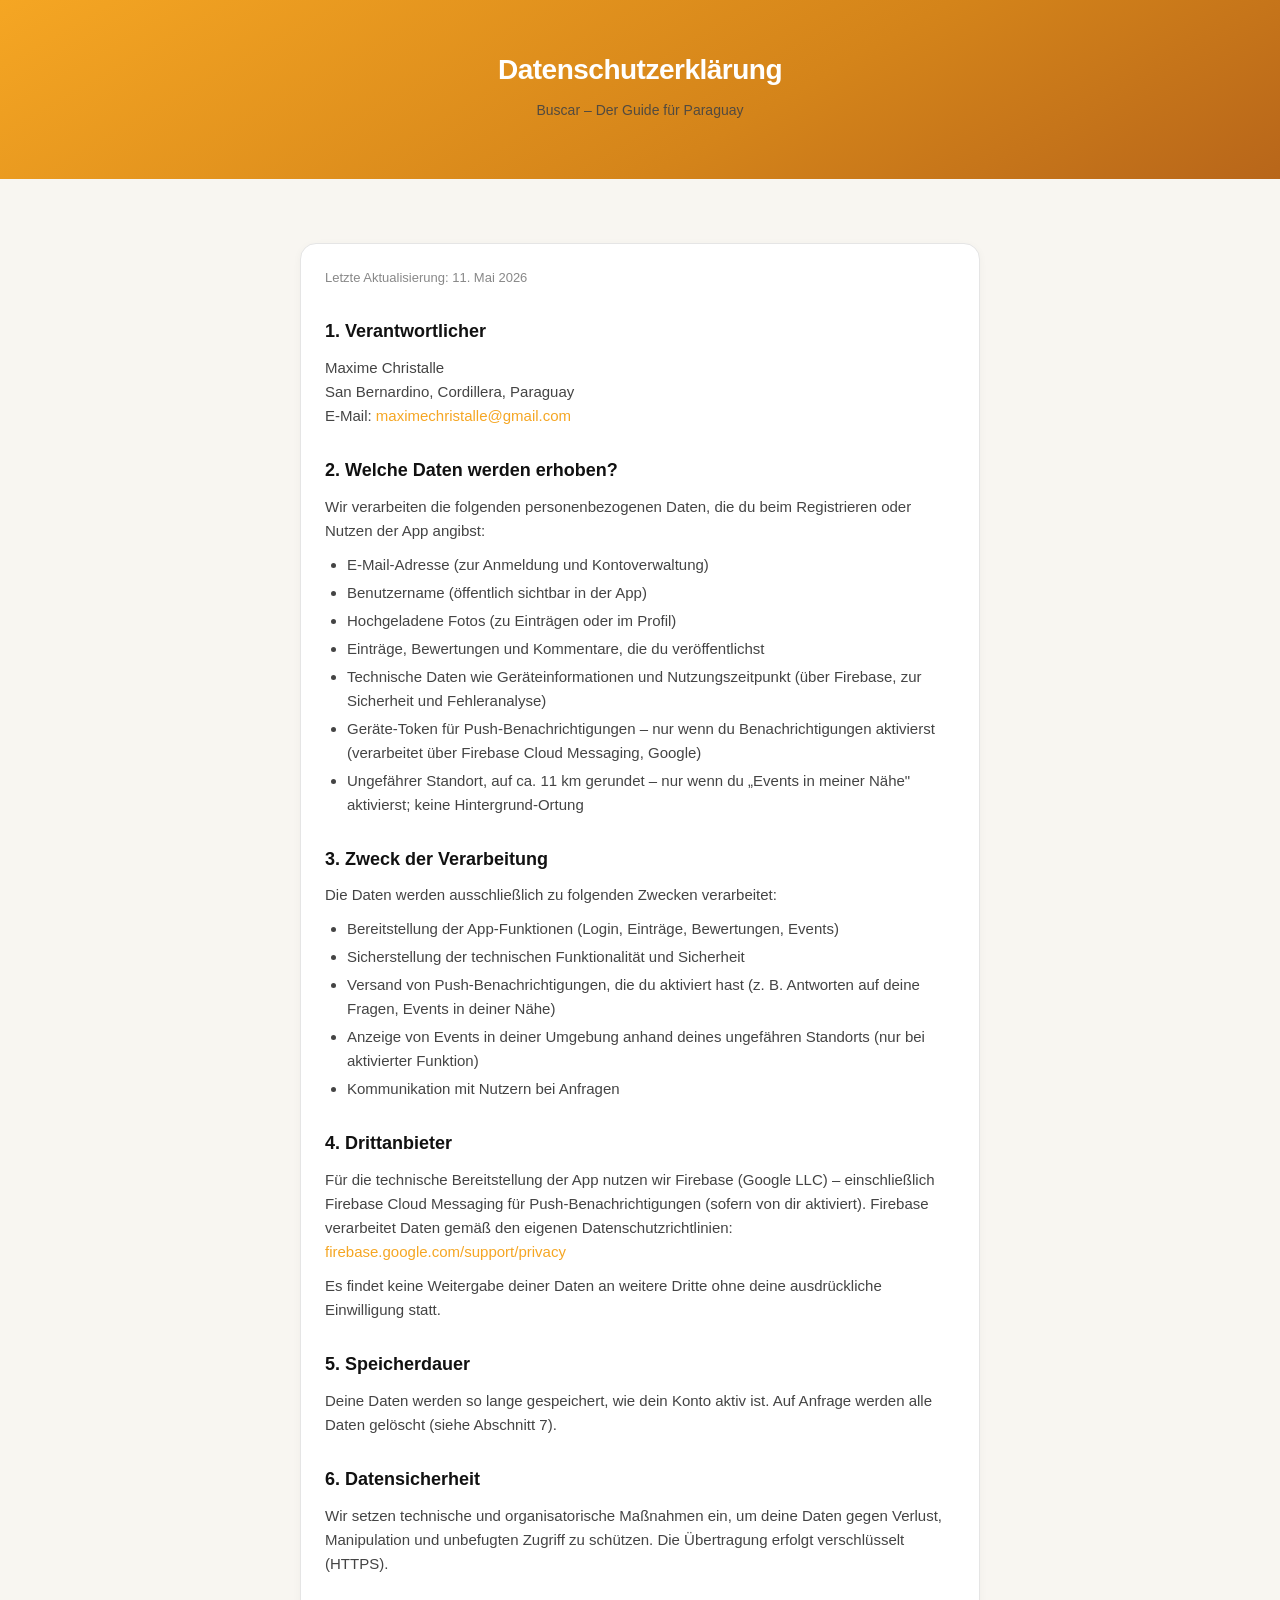
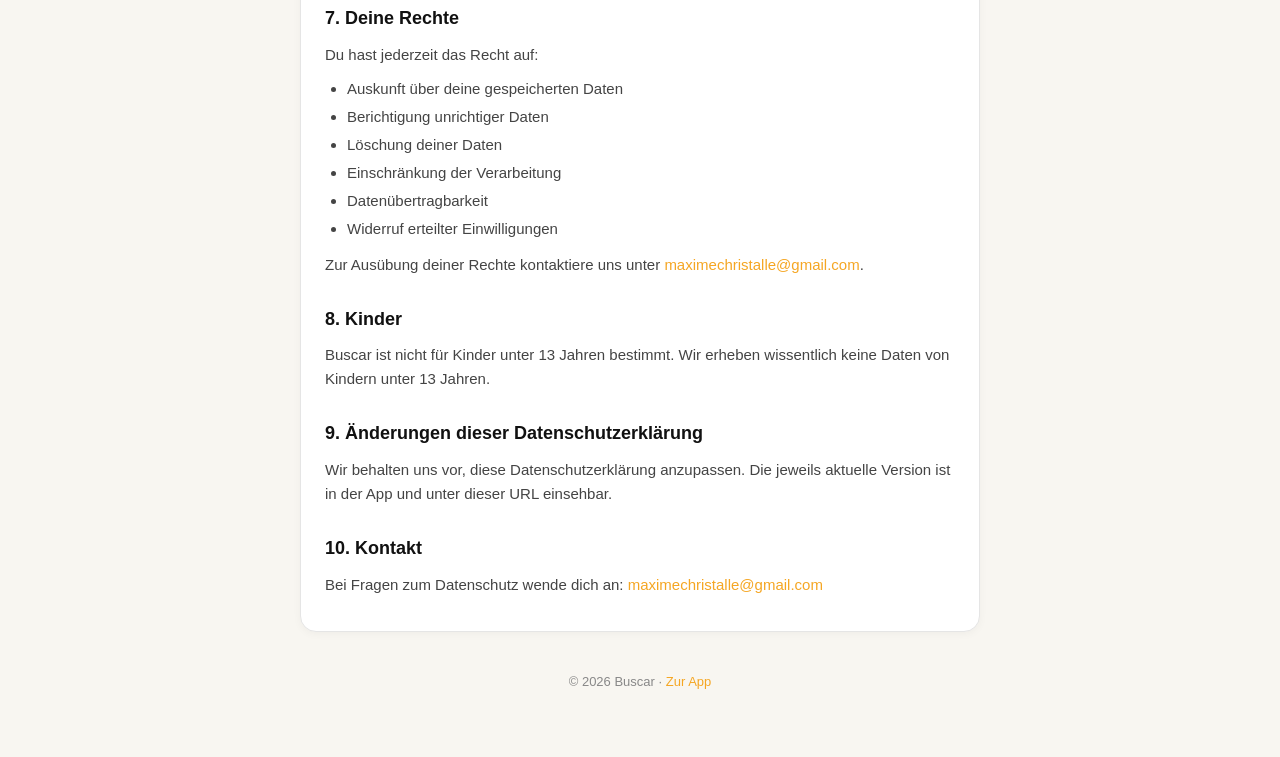
<file: privacy.html>
<!DOCTYPE html>
<html lang="de">
<head>
  <meta charset="UTF-8">
  <meta name="viewport" content="width=device-width, initial-scale=1.0">
  <meta name="robots" content="index,follow">
  <title>Datenschutzerklärung – Buscar</title>
  <style>
    :root {
      --yellow: #F5A623;
      --text-1: #111;
      --text-2: #444;
      --text-3: #888;
      --bg: #F8F6F1;
      --card: #FFF;
      --border: #E5E5E5;
    }
    * { box-sizing: border-box; margin: 0; padding: 0; }
    html, body { font-family: -apple-system, BlinkMacSystemFont, 'Segoe UI', Roboto, sans-serif; background: var(--bg); color: var(--text-1); line-height: 1.6; }
    .wrap { max-width: 720px; margin: 0 auto; padding: 32px 20px 64px; }
    .header { background: linear-gradient(150deg, #F5A623 0%, #D4841A 60%, #B8661A 100%); padding: 48px 20px; text-align: center; color: white; margin-bottom: 32px; }
    .header h1 { font-size: 28px; font-weight: 800; letter-spacing: -0.5px; }
    .header p { font-size: 14px; opacity: 0.9; margin-top: 6px; }
    h2 { font-size: 18px; font-weight: 700; color: var(--text-1); margin: 28px 0 10px; }
    p { color: var(--text-2); font-size: 15px; margin-bottom: 10px; }
    ul { margin: 8px 0 12px 22px; color: var(--text-2); font-size: 15px; }
    li { margin-bottom: 4px; }
    a { color: var(--yellow); text-decoration: none; }
    a:hover { text-decoration: underline; }
    .card { background: var(--card); border: 1px solid var(--border); border-radius: 16px; padding: 24px; margin-bottom: 16px; box-shadow: 0 2px 8px rgba(0,0,0,0.04); }
    .meta { color: var(--text-3); font-size: 13px; }
    footer { text-align: center; color: var(--text-3); font-size: 13px; margin-top: 40px; }
  </style>
</head>
<body>
  <div class="header">
    <h1>Datenschutzerklärung</h1>
    <p>Buscar – Der Guide für Paraguay</p>
  </div>
  <div class="wrap">
    <div class="card">
      <p class="meta">Letzte Aktualisierung: 11. Mai 2026</p>

      <h2>1. Verantwortlicher</h2>
      <p>Maxime Christalle<br>San Bernardino, Cordillera, Paraguay<br>E-Mail: <a href="mailto:maximechristalle@gmail.com">maximechristalle@gmail.com</a></p>

      <h2>2. Welche Daten werden erhoben?</h2>
      <p>Wir verarbeiten die folgenden personenbezogenen Daten, die du beim Registrieren oder Nutzen der App angibst:</p>
      <ul>
        <li>E-Mail-Adresse (zur Anmeldung und Kontoverwaltung)</li>
        <li>Benutzername (öffentlich sichtbar in der App)</li>
        <li>Hochgeladene Fotos (zu Einträgen oder im Profil)</li>
        <li>Einträge, Bewertungen und Kommentare, die du veröffentlichst</li>
        <li>Technische Daten wie Geräteinformationen und Nutzungszeitpunkt (über Firebase, zur Sicherheit und Fehleranalyse)</li>
        <li>Geräte-Token für Push-Benachrichtigungen – nur wenn du Benachrichtigungen aktivierst (verarbeitet über Firebase Cloud Messaging, Google)</li>
        <li>Ungefährer Standort, auf ca. 11 km gerundet – nur wenn du „Events in meiner Nähe" aktivierst; keine Hintergrund-Ortung</li>
      </ul>

      <h2>3. Zweck der Verarbeitung</h2>
      <p>Die Daten werden ausschließlich zu folgenden Zwecken verarbeitet:</p>
      <ul>
        <li>Bereitstellung der App-Funktionen (Login, Einträge, Bewertungen, Events)</li>
        <li>Sicherstellung der technischen Funktionalität und Sicherheit</li>
        <li>Versand von Push-Benachrichtigungen, die du aktiviert hast (z. B. Antworten auf deine Fragen, Events in deiner Nähe)</li>
        <li>Anzeige von Events in deiner Umgebung anhand deines ungefähren Standorts (nur bei aktivierter Funktion)</li>
        <li>Kommunikation mit Nutzern bei Anfragen</li>
      </ul>

      <h2>4. Drittanbieter</h2>
      <p>Für die technische Bereitstellung der App nutzen wir Firebase (Google LLC) – einschließlich Firebase Cloud Messaging für Push-Benachrichtigungen (sofern von dir aktiviert). Firebase verarbeitet Daten gemäß den eigenen Datenschutzrichtlinien:<br><a href="https://firebase.google.com/support/privacy" target="_blank">firebase.google.com/support/privacy</a></p>
      <p>Es findet keine Weitergabe deiner Daten an weitere Dritte ohne deine ausdrückliche Einwilligung statt.</p>

      <h2>5. Speicherdauer</h2>
      <p>Deine Daten werden so lange gespeichert, wie dein Konto aktiv ist. Auf Anfrage werden alle Daten gelöscht (siehe Abschnitt 7).</p>

      <h2>6. Datensicherheit</h2>
      <p>Wir setzen technische und organisatorische Maßnahmen ein, um deine Daten gegen Verlust, Manipulation und unbefugten Zugriff zu schützen. Die Übertragung erfolgt verschlüsselt (HTTPS).</p>

      <h2>7. Deine Rechte</h2>
      <p>Du hast jederzeit das Recht auf:</p>
      <ul>
        <li>Auskunft über deine gespeicherten Daten</li>
        <li>Berichtigung unrichtiger Daten</li>
        <li>Löschung deiner Daten</li>
        <li>Einschränkung der Verarbeitung</li>
        <li>Datenübertragbarkeit</li>
        <li>Widerruf erteilter Einwilligungen</li>
      </ul>
      <p>Zur Ausübung deiner Rechte kontaktiere uns unter <a href="mailto:maximechristalle@gmail.com">maximechristalle@gmail.com</a>.</p>

      <h2>8. Kinder</h2>
      <p>Buscar ist nicht für Kinder unter 13 Jahren bestimmt. Wir erheben wissentlich keine Daten von Kindern unter 13 Jahren.</p>

      <h2>9. Änderungen dieser Datenschutzerklärung</h2>
      <p>Wir behalten uns vor, diese Datenschutzerklärung anzupassen. Die jeweils aktuelle Version ist in der App und unter dieser URL einsehbar.</p>

      <h2>10. Kontakt</h2>
      <p>Bei Fragen zum Datenschutz wende dich an: <a href="mailto:maximechristalle@gmail.com">maximechristalle@gmail.com</a></p>
    </div>
    <footer>© 2026 Buscar · <a href="./">Zur App</a></footer>
  </div>
</body>
</html>
</file>
